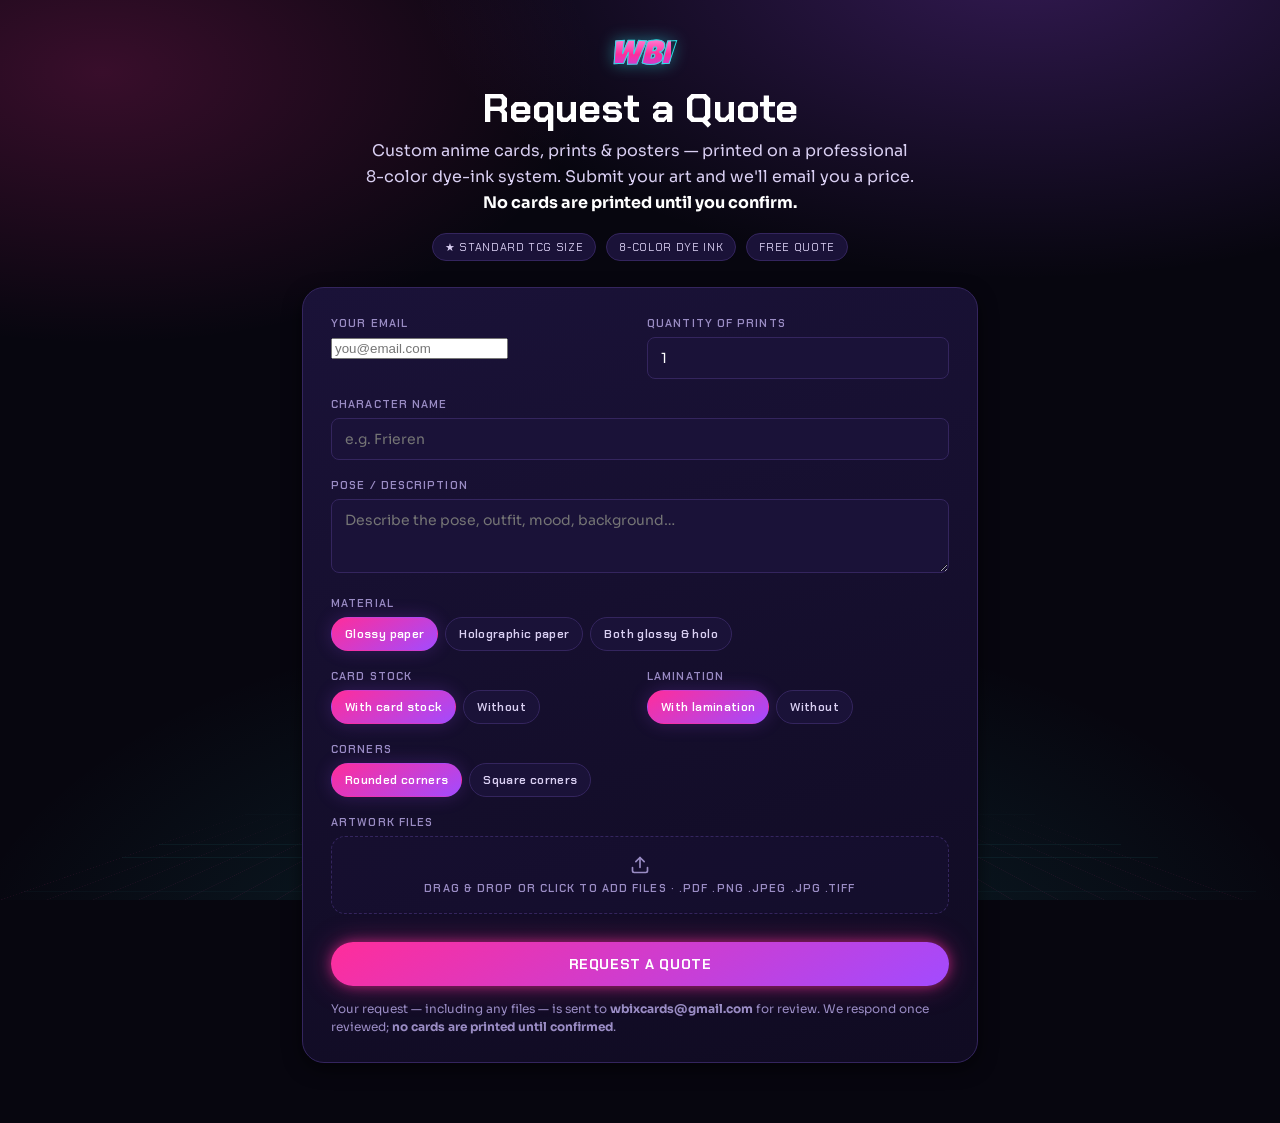
<file: quote.html>
<!DOCTYPE html>
<html lang="en">
<head>
<meta charset="utf-8">
<meta name="viewport" content="width=device-width, initial-scale=1">
<title>Request a Quote · WBI Custom Anime Cards</title>
<meta name="description" content="Get a free quote on custom anime card & poster printing from WBI. Submit your art, pick your finish, and we'll reply with a price.">
<meta property="og:title" content="Request a Quote · WBI Custom Anime Cards">
<meta property="og:description" content="Submit your art for custom card & poster printing on an 8-color dye-ink system. Free quote by email.">
<link rel="stylesheet" href="colors_and_type.css">
<link rel="stylesheet" href="styles.css">
<style>
  body{min-height:100vh;}
  .q-wrap{position:relative;z-index:1;max-width:720px;margin:0 auto;padding:40px 22px 60px;}
  .q-head{text-align:center;margin-bottom:26px;}
  .q-logo{font-family:var(--font-display);font-style:italic;font-size:34px;background:var(--wbi-grad-brand-v);-webkit-background-clip:text;background-clip:text;color:transparent;-webkit-text-stroke:1px var(--wbi-cyan);paint-order:stroke fill;filter:drop-shadow(0 0 8px rgba(45,226,230,.45));text-decoration:none;display:inline-block;}
  .q-head h1{font-family:var(--font-heading);font-weight:700;font-size:clamp(28px,5vw,40px);color:#fff;margin:14px 0 8px;}
  .q-head p{color:var(--wbi-fg2);font-size:16px;max-width:46ch;margin:0 auto;}
  .q-trust{display:flex;gap:10px;justify-content:center;flex-wrap:wrap;margin-top:16px;}
  .q-trust span{font-family:var(--font-heading);font-size:11px;letter-spacing:.06em;text-transform:uppercase;color:var(--wbi-fg2);background:var(--wbi-panel);border:1px solid var(--wbi-line);border-radius:999px;padding:6px 12px;}
</style>
</head>
<body>
<div class="wbi-bg"></div>
<div class="wbi-grid-floor"></div>
<div class="q-wrap">
  <div class="q-head">
    <a class="q-logo" href="index.html">WBI</a>
    <h1>Request a Quote</h1>
    <p>Custom anime cards, prints &amp; posters — printed on a professional 8-color dye-ink system. Submit your art and we'll email you a price. <b style="color:#fff;">No cards are printed until you confirm.</b></p>
    <div class="q-trust"><span>★ Standard TCG size</span><span>8-Color Dye Ink</span><span>Free Quote</span></div>
  </div>

  <div class="form">
    <form id="qform">
      <div class="form-row two">
        <div><label>Your email</label><input type="email" name="email" required placeholder="you@email.com"></div>
        <div><label>Quantity of prints</label><input type="number" name="Quantity" min="1" value="1"></div>
      </div>
      <div class="form-row"><label>Character name</label><input type="text" name="Character" placeholder="e.g. Frieren"></div>
      <div class="form-row"><label>Pose / description</label><textarea name="Pose / description" placeholder="Describe the pose, outfit, mood, background…"></textarea></div>
      <div class="form-row"><label>Material</label>
        <div class="seg" data-name="Material" data-value="Glossy paper">
          <button type="button" class="on">Glossy paper</button><button type="button">Holographic paper</button><button type="button">Both glossy &amp; holo</button>
        </div>
      </div>
      <div class="form-row two">
        <div><label>Card stock</label><div class="seg" data-name="Card stock" data-value="With card stock"><button type="button" class="on">With card stock</button><button type="button">Without</button></div></div>
        <div><label>Lamination</label><div class="seg" data-name="Lamination" data-value="With lamination"><button type="button" class="on">With lamination</button><button type="button">Without</button></div></div>
      </div>
      <div class="form-row"><label>Corners</label><div class="seg" data-name="Corners" data-value="Rounded corners"><button type="button" class="on">Rounded corners</button><button type="button">Square corners</button></div></div>
      <div class="form-row">
        <label>Artwork files</label>
        <label class="drop-file">
          <svg viewBox="0 0 24 24" width="20" height="20" fill="none" stroke="currentColor" stroke-width="2" stroke-linecap="round" stroke-linejoin="round" style="display:block;margin:0 auto 6px;"><path d="M21 15v4a2 2 0 0 1-2 2H5a2 2 0 0 1-2-2v-4"/><path d="M17 8l-5-5-5 5"/><path d="M12 3v12"/></svg>
          Drag &amp; drop or click to add files · .pdf .png .jpeg .jpg .tiff
          <input type="file" name="artwork" multiple accept=".pdf,.png,.jpeg,.jpg,.tiff">
        </label>
        <div class="file-chips" id="qchips"></div>
      </div>
      <div class="form-error" id="qerr" style="display:none;"></div>
      <button class="btn btn-primary btn-block" type="submit" id="qbtn">Request a Quote</button>
      <p class="form-foot-note">Your request — including any files — is sent to <b>wbixcards@gmail.com</b> for review. We respond once reviewed; <b>no cards are printed until confirmed</b>.</p>
    </form>
  </div>
</div>

<script>
  var FORMSPREE_URL = 'https://formspree.io/f/mjgdkjwv';
  // segmented controls
  document.querySelectorAll('.seg').forEach(function(seg){
    seg.querySelectorAll('button').forEach(function(b){
      b.addEventListener('click', function(){
        seg.querySelectorAll('button').forEach(function(x){x.classList.remove('on');});
        b.classList.add('on'); seg.setAttribute('data-value', b.textContent.trim());
      });
    });
  });
  // file chips
  var fileInput = document.querySelector('input[type=file]');
  fileInput.addEventListener('change', function(){
    var c = document.getElementById('qchips'); c.innerHTML = '';
    Array.from(fileInput.files||[]).forEach(function(f){ var s=document.createElement('span'); s.className='file-chip'; s.textContent=f.name; c.appendChild(s); });
  });
  // submit
  document.getElementById('qform').addEventListener('submit', async function(e){
    e.preventDefault();
    var btn=document.getElementById('qbtn'), errEl=document.getElementById('qerr');
    btn.disabled=true; btn.style.opacity=.7; btn.textContent='Sending…'; errEl.style.display='none';
    try{
      var fd=new FormData(e.target);
      document.querySelectorAll('.seg').forEach(function(seg){ fd.append(seg.getAttribute('data-name'), seg.getAttribute('data-value')); });
      fd.append('_subject', 'WBI Quote Request — ' + (fd.get('Character')||'New request'));
      var res=await fetch(FORMSPREE_URL,{method:'POST',body:fd,headers:{Accept:'application/json'}});
      if(res.ok){ window.location.href='thanks.html'; return; }
      var data=await res.json().catch(function(){return {};});
      errEl.textContent=(data.errors&&data.errors.map(function(x){return x.message;}).join(', '))||'Something went wrong — please try again.';
      errEl.style.display='flex';
    }catch(ex){ errEl.textContent='Network error — please try again.'; errEl.style.display='flex'; }
    btn.disabled=false; btn.style.opacity=1; btn.textContent='Request a Quote';
  });
</script>
</body>
</html>
</file>
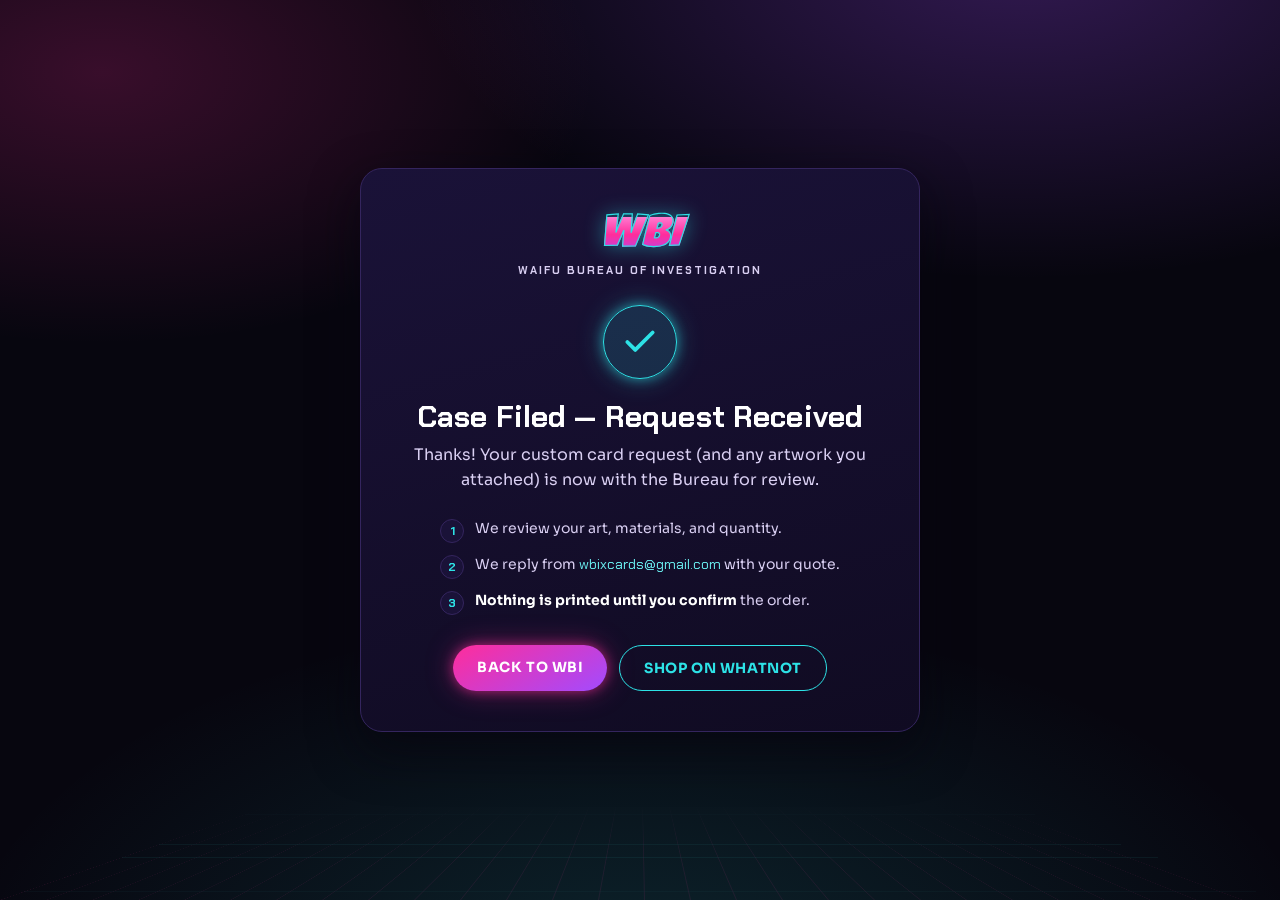
<file: thanks.html>
<!DOCTYPE html>
<html lang="en">
<head>
<meta charset="utf-8">
<meta name="viewport" content="width=device-width, initial-scale=1">
<title>Request Received · WBI — Waifu Bureau of Investigation</title>
<meta name="description" content="Your custom card request was received by WBI. We'll review it and reply by email.">
<meta name="robots" content="noindex">
<link rel="stylesheet" href="colors_and_type.css">
<link rel="stylesheet" href="styles.css">
<style>
  body{min-height:100vh;display:flex;align-items:center;justify-content:center;padding:24px;}
  .thanks{position:relative;z-index:1;max-width:560px;width:100%;text-align:center;background:var(--wbi-grad-panel);border:1px solid var(--wbi-line);border-radius:var(--wbi-r-lg);padding:48px 38px 40px;box-shadow:var(--wbi-shadow-3);}
  .thanks .gm{font-family:var(--font-display);font-style:italic;font-size:46px;line-height:.9;background:var(--wbi-grad-brand-v);-webkit-background-clip:text;background-clip:text;color:transparent;-webkit-text-stroke:1.2px var(--wbi-cyan);paint-order:stroke fill;filter:drop-shadow(0 0 10px rgba(45,226,230,.45));}
  .thanks .gsub{font-family:var(--font-heading);font-weight:700;font-size:11px;letter-spacing:.18em;text-transform:uppercase;color:var(--wbi-fg2);margin-top:4px;}
  .check{width:74px;height:74px;border-radius:50%;display:grid;place-items:center;margin:28px auto 0;background:rgba(45,226,230,.14);border:1px solid var(--wbi-cyan);color:var(--wbi-cyan);box-shadow:var(--wbi-glow-cyan);}
  .check svg{width:38px;height:38px;}
  .thanks h1{font-family:var(--font-heading);font-weight:700;font-size:30px;color:#fff;margin:22px 0 10px;}
  .thanks p{color:var(--wbi-fg2);font-size:16px;line-height:1.6;margin:0 auto;max-width:42ch;}
  .thanks .steps{text-align:left;display:flex;flex-direction:column;gap:12px;margin:26px auto 0;max-width:40ch;}
  .thanks .steps li{list-style:none;display:flex;gap:11px;align-items:flex-start;color:var(--wbi-fg2);font-size:14px;}
  .thanks .steps .n{flex:none;width:24px;height:24px;border-radius:50%;display:grid;place-items:center;background:var(--wbi-panel);border:1px solid var(--wbi-line);color:var(--wbi-cyan);font-family:var(--font-heading);font-weight:700;font-size:12px;}
  .thanks .cta{display:flex;gap:12px;justify-content:center;flex-wrap:wrap;margin-top:30px;}
  .thanks .email{font-family:var(--font-heading);color:var(--wbi-cyan-bright);}
  @media(max-width:640px){ .thanks{padding:36px 22px 30px;} .thanks h1{font-size:25px;} }
</style>
</head>
<body>
<div class="wbi-bg"></div>
<div class="wbi-grid-floor"></div>
<div class="thanks">
  <div class="gm">WBI</div>
  <div class="gsub">Waifu Bureau of Investigation</div>
  <div class="check">
    <svg viewBox="0 0 24 24" fill="none" stroke="currentColor" stroke-width="2.4" stroke-linecap="round" stroke-linejoin="round"><path d="M20 6 9 17l-5-5"/></svg>
  </div>
  <h1>Case Filed — Request Received</h1>
  <p>Thanks! Your custom card request (and any artwork you attached) is now with the Bureau for review.</p>
  <ul class="steps">
    <li><span class="n">1</span><span>We review your art, materials, and quantity.</span></li>
    <li><span class="n">2</span><span>We reply from <span class="email">wbixcards@gmail.com</span> with your quote.</span></li>
    <li><span class="n">3</span><span><b style="color:#fff;">Nothing is printed until you confirm</b> the order.</span></li>
  </ul>
  <div class="cta">
    <a class="btn btn-primary" href="index.html" style="text-decoration:none;">Back to WBI</a>
    <a class="btn btn-ghost" href="https://www.whatnot.com/s/MtKFSahE" target="_blank" rel="noopener noreferrer" style="text-decoration:none;display:inline-flex;align-items:center;">Shop on Whatnot</a>
  </div>
</div>
</body>
</html>
</file>
<file: colors_and_type.css>
/* ============================================================
   WBI — Waifu Bureau of Investigation
   Colors & Type Foundations
   ------------------------------------------------------------
   Aesthetic: vaporwave + cyberpunk neon "waifu" trading cards.
   Hot magenta + electric violet on deep midnight ink, with a
   cyan signal accent. Rain-slicked neon-city energy.
   ============================================================ */

/* ---- Webfonts (Google Fonts CDN) -------------------------------
   NOTE: The original WBI logo wordmark is a custom hand-lettered
   bubble/graffiti face we do NOT have the file for. "Luckiest Guy"
   is the closest free substitute for display lockups. See README
   (Typography) — request the real logo font from the client. */
@import url('https://fonts.googleapis.com/css2?family=Luckiest+Guy&family=Chakra+Petch:ital,wght@0,400;0,500;0,600;0,700;1,600;1,700&family=Sora:wght@300;400;500;600;700;800&family=Mochiy+Pop+One&display=swap');

:root {
  /* ============ CORE PALETTE — "Waifu Neon" ============ */

  /* Magenta / pink — primary brand, the glowing "W" */
  --wbi-magenta:        #FF2D9B;   /* primary hot pink  */
  --wbi-magenta-bright: #FF4FB3;   /* hover / glow lift */
  --wbi-pink:           #FF7AD0;   /* soft pink         */
  --wbi-pink-pale:      #FFC2E8;   /* tint / on-dark text accent */

  /* Violet / purple — gradient partner, the "B I" */
  --wbi-violet:         #A24BFF;   /* electric violet   */
  --wbi-violet-bright:  #B86BFF;
  --wbi-purple-deep:    #6B2FB3;   /* deep grape        */
  --wbi-lavender:       #C9B3FF;   /* muted lavender text */

  /* Cyan — signal accent, the logo outline glow */
  --wbi-cyan:           #2DE2E6;   /* electric cyan     */
  --wbi-cyan-bright:    #6BF0F2;
  --wbi-blue:           #4DA6FF;   /* city-light blue   */

  /* Sunset (vaporwave sky) — used sparingly */
  --wbi-coral:          #FF6B6B;
  --wbi-amber:          #FFB454;   /* "Legendary" gold  */

  /* ============ INK / SURFACES (dark-first) ============ */
  --wbi-ink:            #07060F;   /* page void, true backdrop */
  --wbi-night:          #100B22;   /* base surface     */
  --wbi-panel:          #1A1238;   /* raised panel     */
  --wbi-panel-2:        #241848;   /* card / popover   */
  --wbi-line:           #34255E;   /* hairline border  */
  --wbi-line-soft:      #2A1C4E;

  /* ============ TEXT ON DARK ============ */
  --wbi-fg1:            #FFFFFF;   /* primary text     */
  --wbi-fg2:            #D9CFF2;   /* secondary text   */
  --wbi-fg3:            #9A8CC4;   /* muted / captions */
  --wbi-fg-disabled:    #5E5286;

  /* ============ GRADIENTS ============ */
  --wbi-grad-brand:   linear-gradient(150deg, var(--wbi-magenta) 0%, var(--wbi-violet) 100%);
  --wbi-grad-brand-v: linear-gradient(180deg, var(--wbi-pink) 0%, var(--wbi-magenta) 42%, var(--wbi-violet) 100%);
  --wbi-grad-sunset:  linear-gradient(180deg, #2B1A52 0%, #7B2C8E 48%, #FF6FA8 100%);
  --wbi-grad-cyber:   linear-gradient(120deg, var(--wbi-violet) 0%, var(--wbi-magenta) 55%, var(--wbi-cyan) 120%);
  --wbi-grad-legend:  linear-gradient(120deg, #FFE08A 0%, #FF7AD0 35%, #6BF0F2 70%, #B86BFF 100%); /* holo foil */
  --wbi-grad-panel:   linear-gradient(165deg, var(--wbi-panel) 0%, var(--wbi-night) 100%);

  /* ============ GLOW / SHADOW SYSTEM ============ */
  /* Neon glows: layered colored shadows = the signature look */
  --wbi-glow-magenta: 0 0 12px rgba(255,45,155,.55), 0 0 28px rgba(255,45,155,.35);
  --wbi-glow-cyan:    0 0 12px rgba(45,226,230,.55), 0 0 28px rgba(45,226,230,.30);
  --wbi-glow-violet:  0 0 12px rgba(162,75,255,.55), 0 0 30px rgba(162,75,255,.32);
  --wbi-glow-soft:    0 0 18px rgba(162,75,255,.22);

  /* Elevation (dark UI): deep, slightly violet-tinted */
  --wbi-shadow-1: 0 1px 2px rgba(0,0,0,.55);
  --wbi-shadow-2: 0 6px 18px rgba(0,0,0,.55);
  --wbi-shadow-3: 0 18px 48px rgba(7,6,15,.72);
  --wbi-shadow-card: 0 14px 40px rgba(7,6,15,.65), 0 0 0 1px var(--wbi-line);

  /* ============ RADII ============ */
  --wbi-r-xs: 4px;
  --wbi-r-sm: 8px;
  --wbi-r-md: 14px;
  --wbi-r-lg: 22px;
  --wbi-r-pill: 999px;
  --wbi-r-card: 18px;   /* trading-card corner */

  /* ============ SPACING (4px base) ============ */
  --wbi-s-1: 4px;   --wbi-s-2: 8px;   --wbi-s-3: 12px;  --wbi-s-4: 16px;
  --wbi-s-5: 24px;  --wbi-s-6: 32px;  --wbi-s-7: 48px;  --wbi-s-8: 64px;
  --wbi-s-9: 96px;

  /* ============ TYPE FAMILIES ============ */
  --font-display: 'Luckiest Guy', 'Bangers', system-ui, sans-serif; /* logo / hero punch */
  --font-heading: 'Chakra Petch', 'Orbitron', system-ui, sans-serif; /* cyberpunk headers/labels */
  --font-body:    'Sora', system-ui, -apple-system, sans-serif;       /* readable body */
  --font-jp:      'Mochiy Pop One', 'Sora', sans-serif;               /* kana accent flavor */

  /* ============ TYPE SCALE ============ */
  --t-display:  clamp(44px, 7vw, 92px);
  --t-h1:       clamp(34px, 4.6vw, 60px);
  --t-h2:       clamp(26px, 3.2vw, 40px);
  --t-h3:       22px;
  --t-h4:       18px;
  --t-body-lg:  18px;
  --t-body:     16px;
  --t-small:    14px;
  --t-caption:  12px;
}

/* ============================================================
   SEMANTIC ELEMENT STYLES
   ============================================================ */

.wbi-display {
  font-family: var(--font-display);
  font-size: var(--t-display);
  line-height: .92;
  letter-spacing: .01em;
  font-style: italic;
  color: var(--wbi-fg1);
  text-transform: uppercase;
}

/* The signature logo-style lockup: gradient fill + cyan halo + ink stroke */
.wbi-wordmark {
  font-family: var(--font-display);
  font-style: italic;
  text-transform: uppercase;
  background: var(--wbi-grad-brand-v);
  -webkit-background-clip: text;
  background-clip: text;
  color: transparent;
  -webkit-text-stroke: 2px var(--wbi-cyan);
  paint-order: stroke fill;
  filter: drop-shadow(0 0 10px rgba(45,226,230,.5)) drop-shadow(0 3px 0 rgba(7,6,15,.9));
}

h1, .wbi-h1 {
  font-family: var(--font-heading);
  font-weight: 700;
  font-size: var(--t-h1);
  line-height: 1.04;
  letter-spacing: .005em;
  color: var(--wbi-fg1);
}
h2, .wbi-h2 {
  font-family: var(--font-heading);
  font-weight: 700;
  font-size: var(--t-h2);
  line-height: 1.1;
  color: var(--wbi-fg1);
}
h3, .wbi-h3 {
  font-family: var(--font-heading);
  font-weight: 600;
  font-size: var(--t-h3);
  line-height: 1.2;
  color: var(--wbi-fg1);
}
h4, .wbi-h4 {
  font-family: var(--font-heading);
  font-weight: 600;
  font-size: var(--t-h4);
  line-height: 1.25;
  color: var(--wbi-fg1);
}

/* Cyberpunk eyebrow / label — tracked-out caps, often cyan */
.wbi-eyebrow {
  font-family: var(--font-heading);
  font-weight: 700;
  font-size: var(--t-caption);
  letter-spacing: .28em;
  text-transform: uppercase;
  color: var(--wbi-cyan);
}

p, .wbi-body {
  font-family: var(--font-body);
  font-weight: 400;
  font-size: var(--t-body);
  line-height: 1.65;
  color: var(--wbi-fg2);
  text-wrap: pretty;
}
.wbi-body-lg { font-size: var(--t-body-lg); line-height: 1.6; }
.wbi-small   { font-size: var(--t-small); line-height: 1.55; color: var(--wbi-fg3); }
.wbi-caption { font-size: var(--t-caption); letter-spacing: .02em; color: var(--wbi-fg3); }

/* Kana / JP flavor accent (decorative) */
.wbi-jp {
  font-family: var(--font-jp);
  color: var(--wbi-pink-pale);
  letter-spacing: .04em;
}

code, .wbi-mono {
  font-family: 'Chakra Petch', ui-monospace, monospace;
  font-size: var(--t-small);
  letter-spacing: .03em;
  color: var(--wbi-cyan-bright);
}

a, .wbi-link {
  color: var(--wbi-cyan);
  text-decoration: none;
  transition: color .15s ease, text-shadow .15s ease;
}
a:hover, .wbi-link:hover {
  color: var(--wbi-cyan-bright);
  text-shadow: var(--wbi-glow-cyan);
}
</file>
<file: styles.css>
/* WBI Storefront UI Kit — surface styles (builds on ../../colors_and_type.css) */
*{box-sizing:border-box;}
html{scroll-behavior:smooth;}
html,body{margin:0;padding:0;background:var(--wbi-ink);color:var(--wbi-fg2);font-family:var(--font-body);}
::selection{background:var(--wbi-magenta);color:#fff;}
img{display:block;}
button{font-family:var(--font-heading);cursor:pointer;}

/* neon-city page backdrop */
.wbi-bg{
  position:fixed;inset:0;z-index:0;pointer-events:none;
  background:
    radial-gradient(80% 60% at 80% -5%, rgba(162,75,255,.28), transparent 60%),
    radial-gradient(70% 55% at 8% 8%, rgba(255,45,155,.20), transparent 55%),
    radial-gradient(90% 70% at 50% 110%, rgba(45,226,230,.14), transparent 60%),
    var(--wbi-ink);
}
.wbi-grid-floor{
  position:fixed;left:0;right:0;bottom:0;height:38vh;z-index:0;pointer-events:none;opacity:.5;
  background-image:linear-gradient(rgba(45,226,230,.18) 1px,transparent 1px),linear-gradient(90deg,rgba(255,45,155,.16) 1px,transparent 1px);
  background-size:46px 46px;
  transform:perspective(420px) rotateX(62deg);transform-origin:bottom;
  mask-image:linear-gradient(transparent,#000 70%);
}
.shell{position:relative;z-index:1;}
.maxw{max-width:1200px;margin:0 auto;padding:0 28px;}

/* ---------- NAV ---------- */
.nav{position:sticky;top:0;z-index:40;backdrop-filter:blur(14px);background:rgba(16,11,34,.62);border-bottom:1px solid var(--wbi-line-soft);}
.nav-in{display:flex;align-items:center;gap:26px;height:68px;}
.nav-logo{font-family:var(--font-display);font-style:italic;font-size:26px;letter-spacing:.02em;background:var(--wbi-grad-brand-v);-webkit-background-clip:text;background-clip:text;color:transparent;-webkit-text-stroke:1.2px var(--wbi-cyan);paint-order:stroke fill;filter:drop-shadow(0 0 8px rgba(45,226,230,.45));text-decoration:none;}
.nav-links{display:flex;gap:22px;margin-left:8px;}
.nav-link{font-family:var(--font-heading);font-weight:600;font-size:13px;letter-spacing:.06em;text-transform:uppercase;color:var(--wbi-fg2);text-decoration:none;transition:color .15s,text-shadow .15s;}
.nav-link:hover,.nav-link.active{color:var(--wbi-cyan);text-shadow:var(--wbi-glow-cyan);}
.nav-spacer{flex:1;}
.nav-search{display:flex;align-items:center;gap:8px;background:var(--wbi-panel);border:1px solid var(--wbi-line);border-radius:var(--wbi-r-pill);padding:8px 14px;color:var(--wbi-fg3);font-size:13px;width:188px;}
.nav-search input{background:none;border:none;outline:none;color:var(--wbi-fg1);font-family:var(--font-body);font-size:13px;width:100%;}
.icon-btn{position:relative;display:grid;place-items:center;width:40px;height:40px;border-radius:var(--wbi-r-md);background:var(--wbi-panel);border:1px solid var(--wbi-line);color:var(--wbi-fg1);}
.icon-btn:hover{border-color:var(--wbi-cyan);color:var(--wbi-cyan);box-shadow:var(--wbi-glow-cyan);}
.cart-dot{position:absolute;top:-6px;right:-6px;min-width:19px;height:19px;padding:0 5px;border-radius:999px;background:var(--wbi-grad-brand);color:#fff;font-size:11px;font-weight:700;display:grid;place-items:center;box-shadow:var(--wbi-glow-magenta);}

/* ---------- BUTTONS ---------- */
.btn{font-weight:700;font-size:14px;letter-spacing:.04em;border:none;padding:13px 24px;border-radius:var(--wbi-r-pill);transition:all .18s cubic-bezier(.22,1,.36,1);text-transform:uppercase;}
.btn-primary{background:var(--wbi-grad-brand);color:#fff;box-shadow:var(--wbi-glow-magenta);}
.btn-primary:hover{transform:translateY(-2px);filter:brightness(1.08);}
.btn-primary:active{transform:scale(.97);filter:brightness(.93);}
.btn-ghost{background:transparent;color:var(--wbi-cyan);border:1.5px solid var(--wbi-cyan);}
.btn-ghost:hover{box-shadow:var(--wbi-glow-cyan);color:var(--wbi-cyan-bright);}
.btn-block{width:100%;}

/* ---------- CARD ---------- */
.tcard{position:relative;border-radius:var(--wbi-r-card);cursor:pointer;transition:transform .22s cubic-bezier(.22,1,.36,1);}
.tcard:hover{transform:translateY(-6px) rotate(-.6deg);}
.tcard .frame{padding:3px;border-radius:var(--wbi-r-card);}
.frame.holo{background:var(--wbi-grad-legend);background-size:220% 220%;animation:holo 5s linear infinite;box-shadow:0 0 20px rgba(255,122,208,.4),var(--wbi-shadow-3);}
.frame.violet{background:var(--wbi-grad-cyber);box-shadow:var(--wbi-glow-violet),var(--wbi-shadow-2);}
.frame.cyber{background:linear-gradient(120deg,var(--wbi-cyan),var(--wbi-blue));box-shadow:var(--wbi-glow-cyan),var(--wbi-shadow-2);}
@keyframes holo{0%{background-position:0% 50%}100%{background-position:220% 50%}}
.tcard .inner{position:relative;border-radius:15px;overflow:hidden;background:#000;}
.tcard .art{width:100%;aspect-ratio:3/4;object-fit:cover;}
.tcard .badge{position:absolute;top:9px;left:9px;font-family:var(--font-heading);font-weight:700;font-size:10px;letter-spacing:.07em;padding:4px 9px;border-radius:999px;text-transform:uppercase;backdrop-filter:blur(4px);background:rgba(7,6,15,.5);color:var(--wbi-cyan);border:1px solid rgba(45,226,230,.45);}

/* explicit blur + click-to-reveal */
.tcard .art{transition:filter .55s ease, transform .55s ease;}
.tcard.blurred .art{filter:blur(20px) saturate(1.1);transform:scale(1.08);}
.reveal-veil{position:absolute;inset:0;display:flex;flex-direction:column;align-items:center;justify-content:center;gap:8px;background:rgba(7,6,15,.34);color:#fff;transition:opacity .5s ease;z-index:2;}
.tcard:not(.blurred) .reveal-veil{opacity:0;pointer-events:none;}
.reveal-veil .lock{width:42px;height:42px;border-radius:50%;display:grid;place-items:center;background:rgba(7,6,15,.6);border:1px solid var(--wbi-cyan);color:var(--wbi-cyan);box-shadow:var(--wbi-glow-cyan);}
.reveal-veil .rl{font-family:var(--font-heading);font-weight:700;font-size:11px;letter-spacing:.14em;text-transform:uppercase;color:var(--wbi-cyan-bright);}
.tcard .sigil{position:absolute;top:9px;right:9px;width:22px;height:22px;border-radius:5px;background:rgba(7,6,15,.7);border:1px solid var(--wbi-cyan);color:var(--wbi-cyan);font-family:var(--font-display);font-size:13px;display:grid;place-items:center;}
.tcard .plate{position:absolute;left:0;right:0;bottom:0;padding:42px 12px 11px;background:linear-gradient(transparent,rgba(7,6,15,.55) 32%,rgba(7,6,15,.96) 80%);}
.tcard .plate .sub{font-family:var(--font-heading);font-size:9px;letter-spacing:.12em;text-transform:uppercase;color:var(--wbi-cyan);}
.tcard .plate h4{font-family:var(--font-display);font-style:italic;font-size:21px;margin:1px 0 0;color:#fff;letter-spacing:.02em;}
.tcard .price{display:flex;align-items:center;justify-content:space-between;margin-top:4px;}
.tcard .price b{font-family:var(--font-heading);font-size:15px;color:#fff;}
.tcard .price .disp{font-family:var(--font-heading);font-size:9px;letter-spacing:.1em;text-transform:uppercase;color:var(--wbi-fg3);}

/* ---------- SECTION ---------- */
.section{padding:74px 0;}

/* preview (next-show) treatment */
.tcard.preview{cursor:default;}
.tcard.preview .inner{filter:saturate(.92);}
.preview-ribbon{position:absolute;top:9px;left:9px;z-index:3;font-family:var(--font-heading);font-weight:700;font-size:10px;letter-spacing:.12em;text-transform:uppercase;padding:5px 11px;border-radius:999px;background:rgba(7,6,15,.62);color:var(--wbi-cyan-bright);border:1px solid var(--wbi-cyan);backdrop-filter:blur(4px);box-shadow:var(--wbi-glow-cyan);}
.section-preview{position:relative;border-top:1px solid var(--wbi-line-soft);border-bottom:1px solid var(--wbi-line-soft);background:linear-gradient(180deg, rgba(45,226,230,.05), transparent 40%);}
.preview-tag{display:inline-flex;align-items:center;gap:8px;white-space:nowrap;font-family:var(--font-heading);font-weight:700;font-size:12px;letter-spacing:.14em;text-transform:uppercase;color:var(--wbi-cyan-bright);background:rgba(45,226,230,.1);border:1px solid var(--wbi-cyan);border-radius:999px;padding:7px 14px;}
.lofi-badge{display:inline-flex;align-items:center;gap:8px;white-space:nowrap;font-family:var(--font-heading);font-weight:700;font-size:12px;letter-spacing:.1em;text-transform:uppercase;color:#fff;background:var(--wbi-grad-brand);border-radius:999px;padding:7px 15px;box-shadow:var(--wbi-glow-magenta);}
.eyebrow{font-family:var(--font-heading);font-weight:700;font-size:12px;letter-spacing:.28em;text-transform:uppercase;color:var(--wbi-cyan);}
.sec-head{display:flex;align-items:flex-end;justify-content:space-between;gap:20px;margin-bottom:34px;}
.sec-head h2{font-family:var(--font-heading);font-weight:700;font-size:clamp(26px,3.4vw,40px);color:#fff;margin:6px 0 0;line-height:1.05;}
.filters{display:flex;gap:9px;flex-wrap:wrap;}
.chip{font-family:var(--font-heading);font-weight:600;font-size:12px;letter-spacing:.06em;text-transform:uppercase;padding:8px 15px;border-radius:999px;background:var(--wbi-panel);border:1px solid var(--wbi-line);color:var(--wbi-fg2);transition:all .15s;}
.chip:hover{border-color:var(--wbi-violet);color:#fff;}
.chip.active{background:var(--wbi-grad-brand);color:#fff;border-color:transparent;box-shadow:var(--wbi-glow-soft);}
.card-grid{display:grid;grid-template-columns:repeat(auto-fill,minmax(218px,1fr));gap:24px;}

/* ---------- HERO ---------- */
.hero{position:relative;padding:70px 0 30px;}
.hero-in{display:grid;grid-template-columns:1.15fr .85fr;gap:40px;align-items:center;}
.hero h1{font-family:var(--font-display);font-style:italic;font-size:clamp(46px,6.4vw,92px);line-height:.92;color:#fff;margin:14px 0 0;text-transform:uppercase;}
.hero h1 .grad{background:var(--wbi-grad-brand-v);-webkit-background-clip:text;background-clip:text;color:transparent;filter:drop-shadow(0 0 16px rgba(255,45,155,.4));}
.hero p{font-size:18px;line-height:1.6;max-width:30ch;margin:18px 0 0;color:var(--wbi-fg2);}
.hero-cta{display:flex;gap:14px;margin-top:28px;}
.hero-card{display:flex;justify-content:center;}
.hero-card .tcard{width:min(330px,80%);}
.hero-stats{display:flex;gap:30px;margin-top:34px;}
.hero-stats .s b{font-family:var(--font-heading);font-weight:700;font-size:26px;color:#fff;display:block;}
.hero-stats .s span{font-size:11px;letter-spacing:.1em;text-transform:uppercase;color:var(--wbi-fg3);font-family:var(--font-heading);}

/* ---------- DROP BANNER ---------- */
.drop{position:relative;overflow:hidden;border-radius:var(--wbi-r-lg);border:1px solid var(--wbi-line);background:var(--wbi-grad-sunset);padding:40px 44px;display:flex;align-items:center;justify-content:space-between;gap:24px;flex-wrap:wrap;}
.drop::after{content:"";position:absolute;inset:0;background:linear-gradient(90deg,rgba(7,6,15,.55),transparent 60%);}
.drop>*{position:relative;z-index:1;}
.drop h3{font-family:var(--font-display);font-style:italic;font-size:34px;color:#fff;margin:8px 0 0;text-transform:uppercase;}
.timer{display:flex;gap:12px;}
.timer .u{background:rgba(7,6,15,.55);border:1px solid rgba(255,255,255,.18);border-radius:var(--wbi-r-md);padding:10px 14px;text-align:center;min-width:62px;backdrop-filter:blur(4px);}
.timer .u b{font-family:var(--font-heading);font-weight:700;font-size:26px;color:#fff;display:block;}
.timer .u span{font-size:9px;letter-spacing:.14em;text-transform:uppercase;color:var(--wbi-pink-pale);}

/* ---------- MODAL / DRAWER ---------- */
.overlay{position:fixed;inset:0;z-index:60;background:rgba(7,6,15,.74);backdrop-filter:blur(6px);display:flex;align-items:center;justify-content:center;padding:24px;animation:fade .2s ease;}
@keyframes fade{from{opacity:0}to{opacity:1}}
.modal{background:var(--wbi-grad-panel);border:1px solid var(--wbi-line);border-radius:var(--wbi-r-lg);max-width:780px;width:100%;display:grid;grid-template-columns:300px 1fr;overflow:hidden;box-shadow:var(--wbi-shadow-3);}
.modal .m-art{padding:22px;display:flex;align-items:center;justify-content:center;background:radial-gradient(120% 100% at 50% 0%,#1A1238,#07060F);}
.modal .m-art .tcard{width:100%;cursor:default;}
.modal .m-art .tcard:hover{transform:none;}
.modal .m-body{padding:30px 30px 26px;display:flex;flex-direction:column;}
.modal .m-body h3{font-family:var(--font-display);font-style:italic;font-size:34px;color:#fff;margin:8px 0 2px;text-transform:uppercase;}
.modal .m-meta{display:flex;gap:8px;margin:14px 0;flex-wrap:wrap;}
.kv{font-family:var(--font-heading);font-size:11px;letter-spacing:.05em;text-transform:uppercase;color:var(--wbi-fg2);background:var(--wbi-panel);border:1px solid var(--wbi-line);border-radius:999px;padding:6px 12px;}
.m-price{font-family:var(--font-heading);font-weight:700;font-size:34px;color:#fff;margin:auto 0 16px;}
.m-close{position:absolute;top:18px;right:20px;width:38px;height:38px;border-radius:50%;background:rgba(7,6,15,.6);border:1px solid var(--wbi-line);color:#fff;font-size:18px;display:grid;place-items:center;}
.m-close:hover{border-color:var(--wbi-magenta);color:var(--wbi-magenta-bright);}

.drawer{position:fixed;top:0;right:0;bottom:0;z-index:70;width:380px;max-width:92vw;background:var(--wbi-grad-panel);border-left:1px solid var(--wbi-line);box-shadow:var(--wbi-shadow-3);display:flex;flex-direction:column;animation:slidein .26s cubic-bezier(.22,1,.36,1);}
@keyframes slidein{from{transform:translateX(100%)}to{transform:translateX(0)}}
.drawer h3{font-family:var(--font-heading);font-weight:700;font-size:20px;color:#fff;margin:0;}
.drawer-head{display:flex;align-items:center;justify-content:space-between;padding:22px 22px 14px;border-bottom:1px solid var(--wbi-line-soft);}
.drawer-body{flex:1;overflow:auto;padding:16px 22px;display:flex;flex-direction:column;gap:14px;}
.line-item{display:flex;gap:13px;align-items:center;}
.line-item img{width:48px;height:64px;object-fit:cover;border-radius:8px;border:1px solid var(--wbi-line);}
.line-item .li-name{font-family:var(--font-heading);font-weight:600;font-size:14px;color:#fff;}
.line-item .li-sub{font-size:11px;color:var(--wbi-fg3);}
.line-item .li-price{margin-left:auto;font-family:var(--font-heading);font-weight:700;color:#fff;}
.drawer-foot{padding:18px 22px 24px;border-top:1px solid var(--wbi-line-soft);}
.drawer-total{display:flex;justify-content:space-between;align-items:baseline;margin-bottom:14px;}
.drawer-total b{font-family:var(--font-heading);font-size:24px;color:#fff;}
.empty{color:var(--wbi-fg3);text-align:center;padding:50px 0;font-size:14px;}

/* ---------- FOOTER ---------- */
.footer{border-top:1px solid var(--wbi-line-soft);padding:54px 0 40px;margin-top:30px;}
.foot-grid{display:grid;grid-template-columns:1.5fr 1fr 1fr 1fr;gap:30px;}
.foot-grid h5{font-family:var(--font-heading);font-weight:700;font-size:12px;letter-spacing:.12em;text-transform:uppercase;color:var(--wbi-fg1);margin:0 0 14px;}
.foot-grid a{display:block;color:var(--wbi-fg3);text-decoration:none;font-size:14px;margin-bottom:9px;}
.foot-grid a:hover{color:var(--wbi-cyan);}
.foot-bottom{display:flex;justify-content:space-between;align-items:center;margin-top:40px;padding-top:22px;border-top:1px solid var(--wbi-line-soft);color:var(--wbi-fg3);font-size:12px;flex-wrap:wrap;gap:12px;}

/* ---------- WHATNOT BUTTON ---------- */
.wn-btn{display:inline-flex;align-items:center;gap:8px;white-space:nowrap;flex:none;font-family:var(--font-heading);font-weight:700;font-size:13px;letter-spacing:.04em;text-transform:uppercase;text-decoration:none;color:#fff;background:var(--wbi-grad-brand);padding:11px 18px;border-radius:var(--wbi-r-pill);box-shadow:var(--wbi-glow-magenta);transition:all .18s cubic-bezier(.22,1,.36,1);}
.wn-btn:hover{transform:translateY(-2px);filter:brightness(1.08);color:#fff;text-shadow:none;}
.wn-btn .dot{width:8px;height:8px;border-radius:50%;background:var(--wbi-cyan);box-shadow:var(--wbi-glow-cyan);}

/* ---------- DISPLAY NOTE STRIP ---------- */
.note-strip{display:flex;align-items:center;justify-content:center;gap:12px;flex-wrap:wrap;text-align:center;margin:18px auto 0;padding:14px 22px;border-radius:var(--wbi-r-pill);background:rgba(45,226,230,.07);border:1px solid rgba(45,226,230,.28);color:var(--wbi-fg2);font-size:14px;max-width:760px;}
.note-strip b{color:var(--wbi-cyan-bright);font-family:var(--font-heading);}
.note-strip a{font-weight:700;}

/* ---------- AGE GATE ---------- */
.gate{position:fixed;inset:0;z-index:200;display:flex;align-items:center;justify-content:center;padding:24px;background:radial-gradient(120% 120% at 50% 0%, #1A1238 0%, #050409 75%);}
.gate-card{max-width:440px;width:100%;text-align:center;background:var(--wbi-grad-panel);border:1px solid var(--wbi-line);border-radius:var(--wbi-r-lg);padding:42px 36px 34px;box-shadow:var(--wbi-shadow-3);}
.gate-card .gm{font-family:var(--font-display);font-style:italic;font-size:52px;line-height:.9;background:var(--wbi-grad-brand-v);-webkit-background-clip:text;background-clip:text;color:transparent;-webkit-text-stroke:1.4px var(--wbi-cyan);paint-order:stroke fill;filter:drop-shadow(0 0 10px rgba(45,226,230,.45));}
.gate-card .gsub{font-family:var(--font-heading);font-weight:700;font-size:12px;letter-spacing:.18em;text-transform:uppercase;color:#fff;margin-top:4px;}
.gate-card h2{font-family:var(--font-heading);font-weight:700;font-size:22px;color:#fff;margin:24px 0 8px;}
.gate-card p{font-size:14px;color:var(--wbi-fg2);margin:0 auto;max-width:34ch;}
.gate-actions{display:flex;flex-direction:column;gap:11px;margin-top:26px;}
.gate-exit{background:none;border:none;color:var(--wbi-fg3);font-family:var(--font-heading);font-size:12px;letter-spacing:.06em;text-transform:uppercase;cursor:pointer;}
.gate-exit:hover{color:var(--wbi-coral);}

/* ---------- CUSTOM ORDER ---------- */
.custom-wrap{display:grid;grid-template-columns:1fr 1.1fr;gap:40px;align-items:start;}
.custom-intro p{margin:14px 0 0;}
.spec-list{list-style:none;padding:0;margin:22px 0 0;display:flex;flex-direction:column;gap:12px;}
.spec-list li{display:flex;gap:12px;align-items:flex-start;font-size:14px;color:var(--wbi-fg2);}
.spec-list .si{flex:none;width:30px;height:30px;border-radius:8px;display:grid;place-items:center;background:var(--wbi-panel);border:1px solid var(--wbi-line);color:var(--wbi-cyan);}
.printer-note{margin-top:24px;padding:16px 18px;border-radius:var(--wbi-r-md);background:rgba(162,75,255,.1);border:1px solid var(--wbi-line);font-size:13px;color:var(--wbi-fg2);}
.printer-note b{color:var(--wbi-violet-bright);}

.form{background:var(--wbi-grad-panel);border:1px solid var(--wbi-line);border-radius:var(--wbi-r-lg);padding:28px 28px 26px;box-shadow:var(--wbi-shadow-2);}
.form-row{margin-bottom:18px;}
.form-row.two{display:grid;grid-template-columns:1fr 1fr;gap:14px;}
.form label{display:block;font-family:var(--font-heading);font-weight:600;font-size:11px;letter-spacing:.1em;text-transform:uppercase;color:var(--wbi-fg3);margin-bottom:7px;}
.form input[type=text],.form input[type=number],.form textarea{width:100%;font-family:var(--font-body);font-size:14px;color:var(--wbi-fg1);background:var(--wbi-panel);border:1.5px solid var(--wbi-line);border-radius:var(--wbi-r-sm);padding:11px 13px;outline:none;transition:border-color .15s,box-shadow .15s;}
.form input:focus,.form textarea:focus{border-color:var(--wbi-cyan);box-shadow:var(--wbi-glow-cyan);}
.form textarea{resize:vertical;min-height:74px;}
.seg{display:flex;flex-wrap:wrap;gap:7px;}
.seg button{font-family:var(--font-heading);font-weight:600;font-size:12px;letter-spacing:.03em;padding:8px 13px;border-radius:999px;background:var(--wbi-panel);border:1px solid var(--wbi-line);color:var(--wbi-fg2);transition:all .14s;}
.seg button:hover{border-color:var(--wbi-violet);color:#fff;}
.seg button.on{background:var(--wbi-grad-brand);color:#fff;border-color:transparent;box-shadow:var(--wbi-glow-soft);}
.drop-file{border:1.5px dashed var(--wbi-line);border-radius:var(--wbi-r-md);padding:18px;text-align:center;color:var(--wbi-fg3);font-size:13px;cursor:pointer;transition:all .15s;background:rgba(26,18,56,.4);}
.drop-file:hover{border-color:var(--wbi-cyan);color:var(--wbi-cyan);}
.drop-file input{display:none;}
.file-chips{display:flex;flex-wrap:wrap;gap:7px;margin-top:10px;}
.file-chip{font-family:var(--font-heading);font-size:11px;color:var(--wbi-fg2);background:var(--wbi-panel);border:1px solid var(--wbi-line);border-radius:999px;padding:5px 11px;}
.form-foot-note{font-size:12px;color:var(--wbi-fg3);margin:14px 0 0;line-height:1.5;}
.form-success{text-align:center;padding:20px 10px;}
.form-success .sc{width:54px;height:54px;border-radius:50%;display:grid;place-items:center;margin:0 auto 14px;background:rgba(45,226,230,.14);border:1px solid var(--wbi-cyan);color:var(--wbi-cyan);box-shadow:var(--wbi-glow-cyan);}
.form-success h3{font-family:var(--font-heading);font-weight:700;color:#fff;font-size:20px;margin:0 0 8px;}

/* ---------- FAQ ---------- */
.faq-list{display:flex;flex-direction:column;gap:12px;max-width:820px;}
.faq-item{background:var(--wbi-panel);border:1px solid var(--wbi-line);border-radius:var(--wbi-r-md);overflow:hidden;}
.faq-q{width:100%;display:flex;align-items:center;justify-content:space-between;gap:16px;text-align:left;background:none;border:none;padding:18px 20px;color:#fff;font-family:var(--font-heading);font-weight:600;font-size:16px;cursor:pointer;}
.faq-q:hover{color:var(--wbi-cyan);}
.faq-q .ic{flex:none;color:var(--wbi-cyan);transition:transform .2s;}
.faq-item.open .faq-q .ic{transform:rotate(90deg);}
.faq-a{padding:0 20px 18px;color:var(--wbi-fg2);font-size:14px;line-height:1.6;}
.faq-a b{color:var(--wbi-cyan-bright);}

/* ---------- SERIES GROUPING ---------- */
.series-jump{display:flex;flex-wrap:wrap;gap:8px;margin:0 0 34px;}
.sj-chip{font-family:var(--font-heading);font-weight:600;font-size:12px;letter-spacing:.03em;color:var(--wbi-fg2);background:var(--wbi-panel);border:1px solid var(--wbi-line);border-radius:999px;padding:7px 13px;display:inline-flex;align-items:center;gap:7px;transition:all .14s;cursor:pointer;}
.sj-chip:hover{border-color:var(--wbi-cyan);color:#fff;box-shadow:var(--wbi-glow-cyan);}
.sj-chip .sj-n{font-size:10px;color:var(--wbi-ink);background:var(--wbi-cyan);border-radius:999px;padding:1px 6px;font-weight:700;}
.series-block{margin-bottom:46px;}
.series-head{display:flex;align-items:baseline;gap:14px;margin-bottom:18px;padding-bottom:10px;border-bottom:1px solid var(--wbi-line-soft);}
.series-head h3{font-family:var(--font-heading);font-weight:700;font-size:22px;color:#fff;margin:0;letter-spacing:.01em;}
.series-head h3::before{content:'';display:inline-block;width:8px;height:8px;border-radius:50%;background:var(--wbi-grad-brand);margin-right:10px;vertical-align:middle;box-shadow:var(--wbi-glow-magenta);}
.series-count{font-family:var(--font-heading);font-size:11px;letter-spacing:.1em;text-transform:uppercase;color:var(--wbi-fg3);}

/* ---------- DETAIL MODAL (larger preview) ---------- */
.detail-modal{max-width:940px;grid-template-columns:440px 1fr;}
.detail-modal .m-art{flex-direction:column;gap:14px;}
.detail-modal .m-art .tcard{width:100%;max-width:380px;}
.m-fullsize{font-family:var(--font-heading);font-size:11px;letter-spacing:.08em;text-transform:uppercase;color:var(--wbi-cyan);text-decoration:none;display:inline-flex;align-items:center;}
.m-fullsize:hover{color:var(--wbi-cyan-bright);text-shadow:var(--wbi-glow-cyan);}

/* ---------- FORM ERROR ---------- */
.form-error{display:flex;align-items:center;font-family:var(--font-body);font-size:13px;color:#fff;background:rgba(255,107,107,.16);border:1px solid var(--wbi-coral);border-radius:var(--wbi-r-sm);padding:11px 14px;margin-bottom:14px;}

/* ---------- MOBILE NAV (burger + drawer) ---------- */
.nav-burger{display:none;align-items:center;justify-content:center;width:42px;height:42px;border-radius:var(--wbi-r-md);background:var(--wbi-panel);border:1px solid var(--wbi-line);color:#fff;flex:none;}
.nav-burger:hover{border-color:var(--wbi-cyan);color:var(--wbi-cyan);}
.nav-drawer{display:none;flex-direction:column;background:rgba(16,11,34,.97);backdrop-filter:blur(14px);border-top:1px solid var(--wbi-line-soft);padding:8px 0;}
.nav-drawer-link{font-family:var(--font-heading);font-weight:600;font-size:15px;letter-spacing:.04em;text-transform:uppercase;color:var(--wbi-fg1);text-decoration:none;padding:15px 28px;border-bottom:1px solid var(--wbi-line-soft);}
.nav-drawer-link:active,.nav-drawer-link:hover{background:var(--wbi-panel);color:var(--wbi-cyan);}
.nav-drawer-link.wn{color:var(--wbi-magenta-bright);border-bottom:none;}

@media(max-width:860px){
  .hero-in{grid-template-columns:1fr;gap:28px;}
  .modal,.detail-modal{grid-template-columns:1fr;}
  .custom-wrap{grid-template-columns:1fr;}
  .foot-grid{grid-template-columns:1fr 1fr !important;}
  .nav-links,.nav-search{display:none;}
}

/* ---------- PHONE (≤640px): the "mobile version" ---------- */
@media(max-width:640px){
  .maxw{padding:0 18px;}
  .nav-in{height:60px;gap:12px;}
  .nav-logo{font-size:23px;}
  .nav-burger{display:inline-flex;}
  .nav-drawer{display:flex;}
  .nav-spacer{display:none;}
  .nav-in .wn-btn{display:none;}        /* nav Whatnot button → lives in the drawer on phones */
  .nav-burger{margin-left:auto;}

  .section{padding:48px 0;}
  .hero{padding:34px 0 8px;}
  .hero h1{font-size:clamp(40px,15vw,64px);}
  .hero-card{order:-1;}                 /* card on top on phones */
  .hero-card .tcard{width:min(260px,72%);}
  .hero .timer{flex-wrap:wrap;gap:8px;}
  .hero .timer .u{min-width:60px;flex:1;}
  .hero-cta{flex-direction:column;align-items:stretch;}
  .hero-cta .btn{width:100%;justify-content:center;text-align:center;}

  .sec-head{flex-direction:column;align-items:flex-start;gap:14px;}
  .sec-head h2{font-size:30px;}
  .card-grid{grid-template-columns:repeat(2,1fr);gap:14px;}
  .drop{flex-direction:column;align-items:flex-start;padding:26px 22px;}
  .drop h3{font-size:27px;}
  .timer{flex-wrap:wrap;}
  .note-strip{font-size:13px;padding:12px 16px;}

  .form{padding:20px 18px;}
  .form-row.two{grid-template-columns:1fr;gap:0;}
  .form-row.two>div{margin-bottom:18px;}
  .seg{gap:6px;}
  .seg button{font-size:11px;padding:8px 11px;}

  .modal{max-width:100%;border-radius:var(--wbi-r-md);}
  .m-art{padding:16px;}
  .m-art .tcard{width:min(220px,60%);margin:0 auto;}
  .m-body{padding:22px 20px;}

  .faq-q{font-size:15px;padding:16px;}
  .foot-grid{grid-template-columns:1fr !important;gap:24px;}
  .foot-bottom{flex-direction:column;align-items:flex-start;gap:8px;text-align:left;}

  .gate-card{padding:32px 24px 28px;}
  .gate-card .gm{font-size:44px;}
}
@media(max-width:380px){
  .card-grid{grid-template-columns:1fr;}
}
</file>
